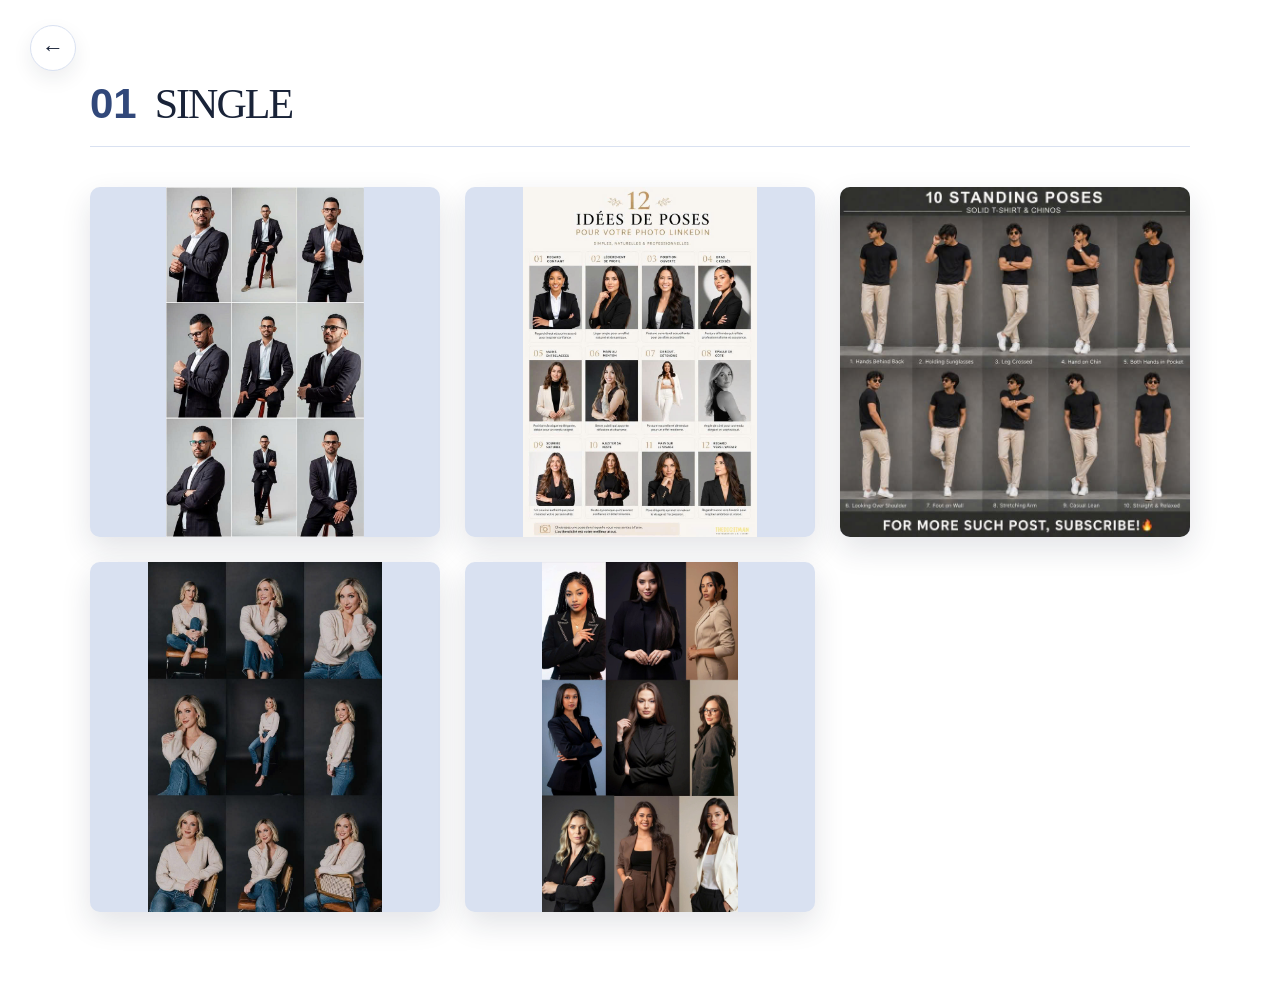
<file: ref1.html>
<!DOCTYPE html>
<html lang="vi">

<head>

    <meta charset="UTF-8">

    <meta
        name="viewport"
        content="width=device-width, initial-scale=1.0"
    >

    <title>01 — SINGLE</title>

    <link
        rel="stylesheet"
        href="ref.css"
    >

</head>


<body>


    <!-- ================================
         NÚT QUAY LẠI
    ================================= -->

    <a
        href="index.html"
        class="back-button"
    >
        ←
    </a>



    <!-- ================================
         REF 01
    ================================= -->

    <main class="ref-page">


        <!-- TIÊU ĐỀ -->

        <div class="ref-header">

            <div class="ref-number">
                01
            </div>

            <div class="ref-title">
                SINGLE
            </div>

        </div>



        <!-- ================================
             DANH SÁCH ẢNH
        ================================= -->

        <div class="photo-grid">


            <!-- 01 -->

            <div class="photo-box">

                <img
                    src="REF1/01.jpg"
                    alt=""
                >

            </div>



            <!-- 02 -->

            <div class="photo-box">

                <img
                    src="REF1/02.jpg"
                    alt=""
                >

            </div>



            <!-- 03 -->

            <div class="photo-box">

                <img
                    src="REF1/03.jpg"
                    alt=""
                >

            </div>



            <!-- 04 -->

            <div class="photo-box">

                <img
                    src="REF1/04.jpg"
                    alt=""
                >

            </div>



            <!-- 05 -->

            <div class="photo-box">

                <img
                    src="REF1/05.jpg"
                    alt=""
                >

            </div>


        </div>


    </main>



    <script src="ref.js"></script>

</body>

</html>
</file>
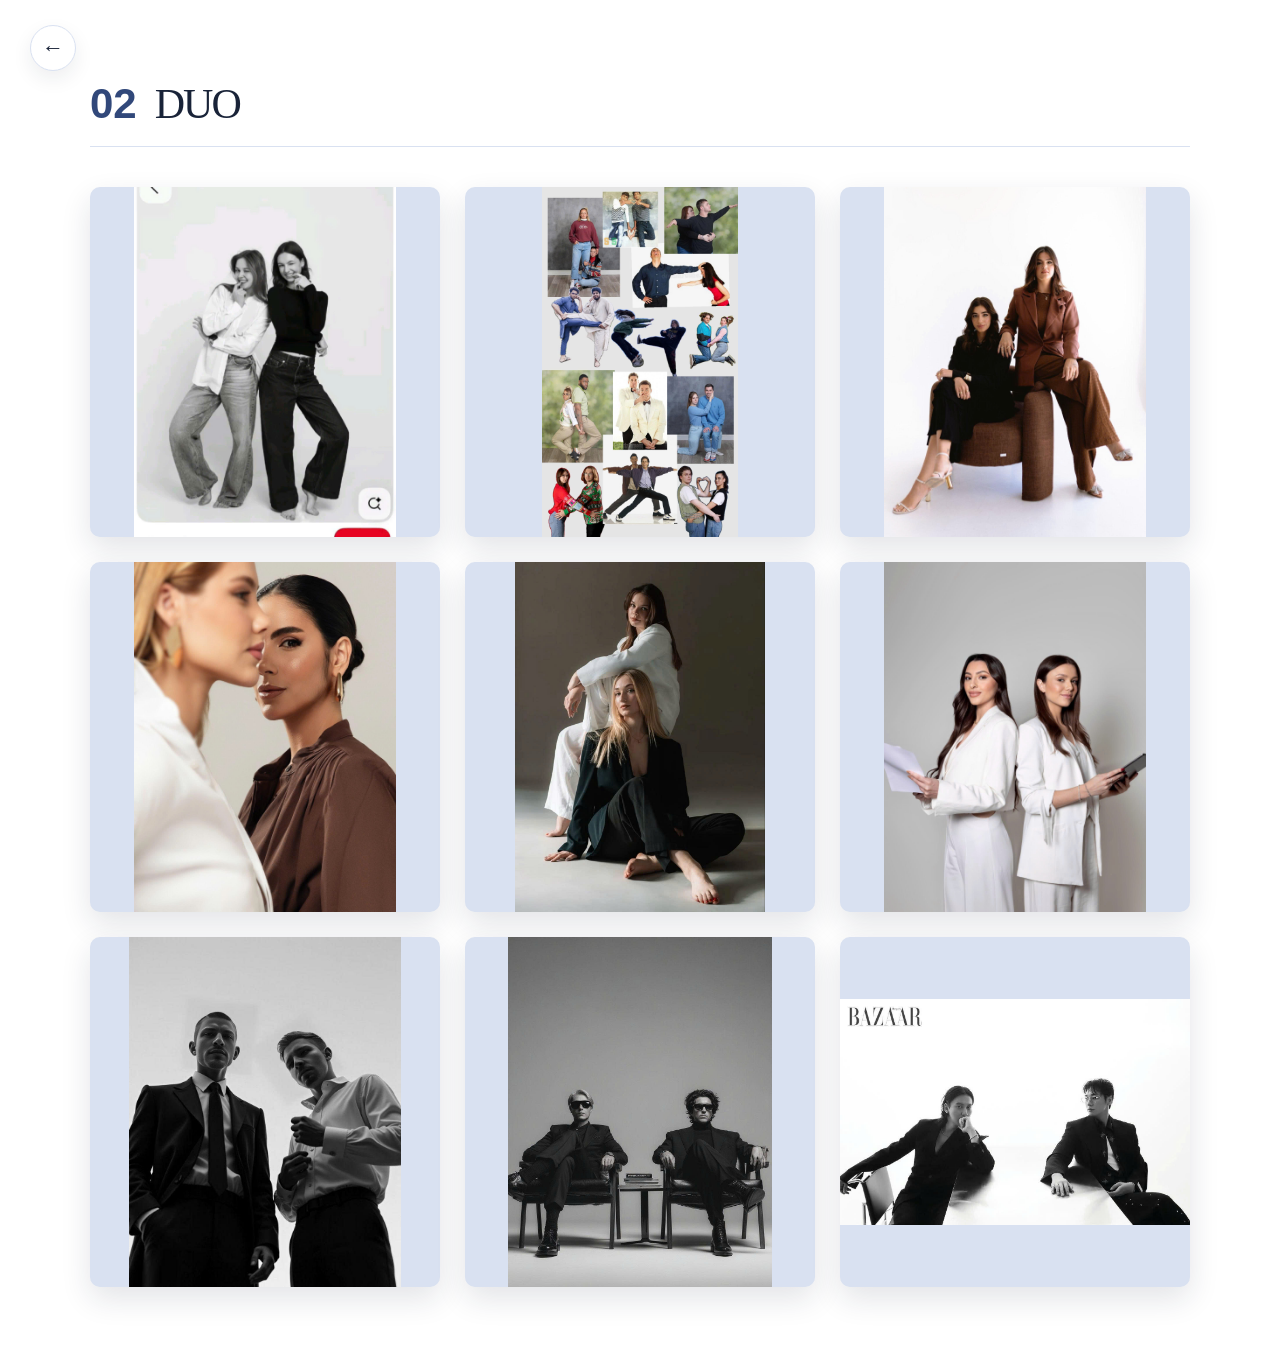
<file: ref2.html>
<!DOCTYPE html>
<html lang="vi">

<head>

    <meta charset="UTF-8">

    <meta
        name="viewport"
        content="width=device-width, initial-scale=1.0"
    >

    <title>02 — DUO</title>

    <link
        rel="stylesheet"
        href="ref.css"
    >

</head>


<body>


    <!-- ================================
         NÚT QUAY LẠI
    ================================= -->

    <a
        href="index.html"
        class="back-button"
    >
        ←
    </a>



    <!-- ================================
         REF 02 — DUO
    ================================= -->

    <main class="ref-page">


        <!-- TIÊU ĐỀ -->

        <div class="ref-header">

            <div class="ref-number">
                02
            </div>

            <div class="ref-title">
                DUO
            </div>

        </div>



        <!-- ================================
             ẢNH MẪU
        ================================= -->

        <div class="photo-grid">


            <!-- 01 -->

            <div class="photo-box">

                <img
                    src="REF2/01.jpg"
                    alt=""
                >

            </div>



            <!-- 02 -->

            <div class="photo-box">

                <img
                    src="REF2/02.jpg"
                    alt=""
                >

            </div>



            <!-- 03 -->

            <div class="photo-box">

                <img
                    src="REF2/03.jpg"
                    alt=""
                >

            </div>



            <!-- 04 -->

            <div class="photo-box">

                <img
                    src="REF2/04.jpg"
                    alt=""
                >

            </div>



            <!-- 05 -->

            <div class="photo-box">

                <img
                    src="REF2/05.jpg"
                    alt=""
                >

            </div>



            <!-- 06 -->

            <div class="photo-box">

                <img
                    src="REF2/06.jpg"
                    alt=""
                >

            </div>



            <!-- 07 -->

            <div class="photo-box">

                <img
                    src="REF2/07.jpg"
                    alt=""
                >

            </div>



            <!-- 08 -->

            <div class="photo-box">

                <img
                    src="REF2/08.jpg"
                    alt=""
                >

            </div>



            <!-- 09 -->

            <div class="photo-box">

                <img
                    src="REF2/09.jpg"
                    alt=""
                >

            </div>


        </div>


    </main>



    <script src="ref.js"></script>

</body>

</html>
</file>
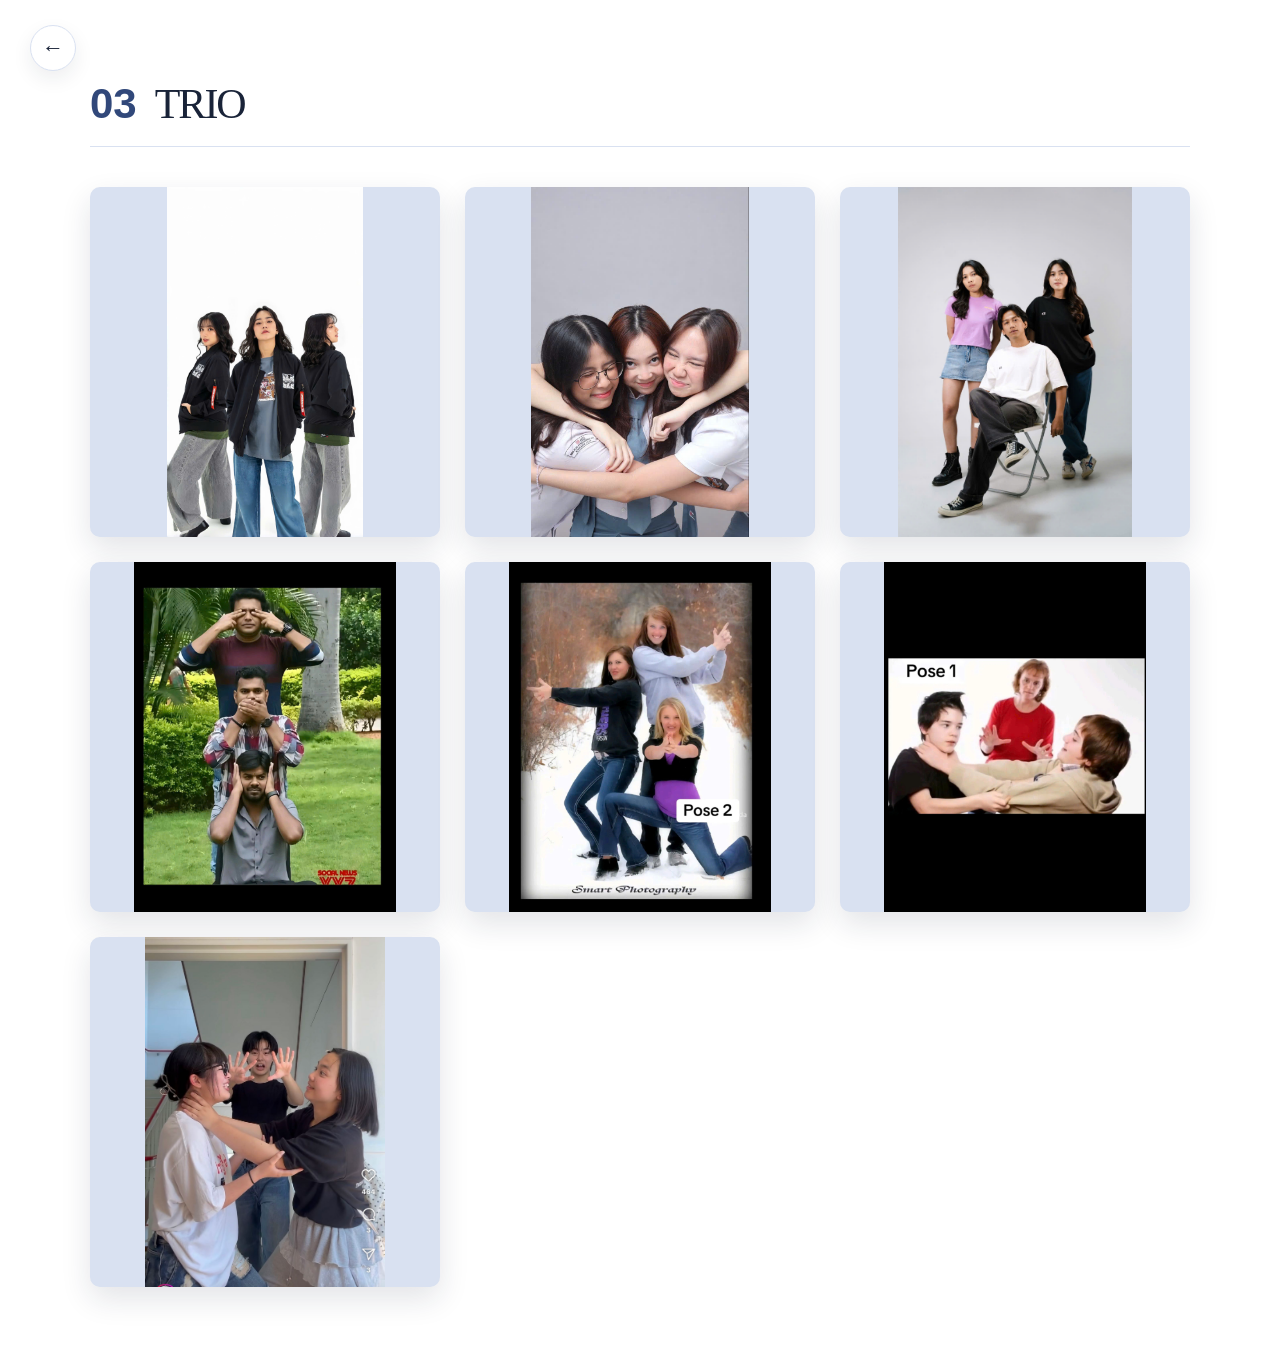
<file: ref3.html>
<!DOCTYPE html>
<html lang="vi">

<head>

    <meta charset="UTF-8">

    <meta
        name="viewport"
        content="width=device-width, initial-scale=1.0"
    >

    <title>03 — TRIO</title>

    <link
        rel="stylesheet"
        href="ref.css"
    >

</head>


<body>


    <!-- ================================
         NÚT QUAY LẠI
    ================================= -->

    <a
        href="index.html"
        class="back-button"
    >
        ←
    </a>



    <!-- ================================
         REF 03 — TRIO
    ================================= -->

    <main class="ref-page">


        <!-- TIÊU ĐỀ -->

        <div class="ref-header">

            <div class="ref-number">
                03
            </div>

            <div class="ref-title">
                TRIO
            </div>

        </div>



        <!-- ================================
             ẢNH MẪU
        ================================= -->

        <div class="photo-grid">


            <!-- 01 -->

            <div class="photo-box">

                <img
                    src="REF3/01.jpg"
                    alt=""
                >

            </div>



            <!-- 02 -->

            <div class="photo-box">

                <img
                    src="REF3/02.jpg"
                    alt=""
                >

            </div>



            <!-- 03 -->

            <div class="photo-box">

                <img
                    src="REF3/03.jpg"
                    alt=""
                >

            </div>



            <!-- 04 -->

            <div class="photo-box">

                <img
                    src="REF3/04.jpg"
                    alt=""
                >

            </div>



            <!-- 05 -->

            <div class="photo-box">

                <img
                    src="REF3/05.jpg"
                    alt=""
                >

            </div>



            <!-- 06 -->

            <div class="photo-box">

                <img
                    src="REF3/06.jpg"
                    alt=""
                >

            </div>



            <!-- 07 -->

            <div class="photo-box">

                <img
                    src="REF3/07.jpg"
                    alt=""
                >

            </div>


        </div>


    </main>



    <script src="ref.js"></script>

</body>

</html>
</file>
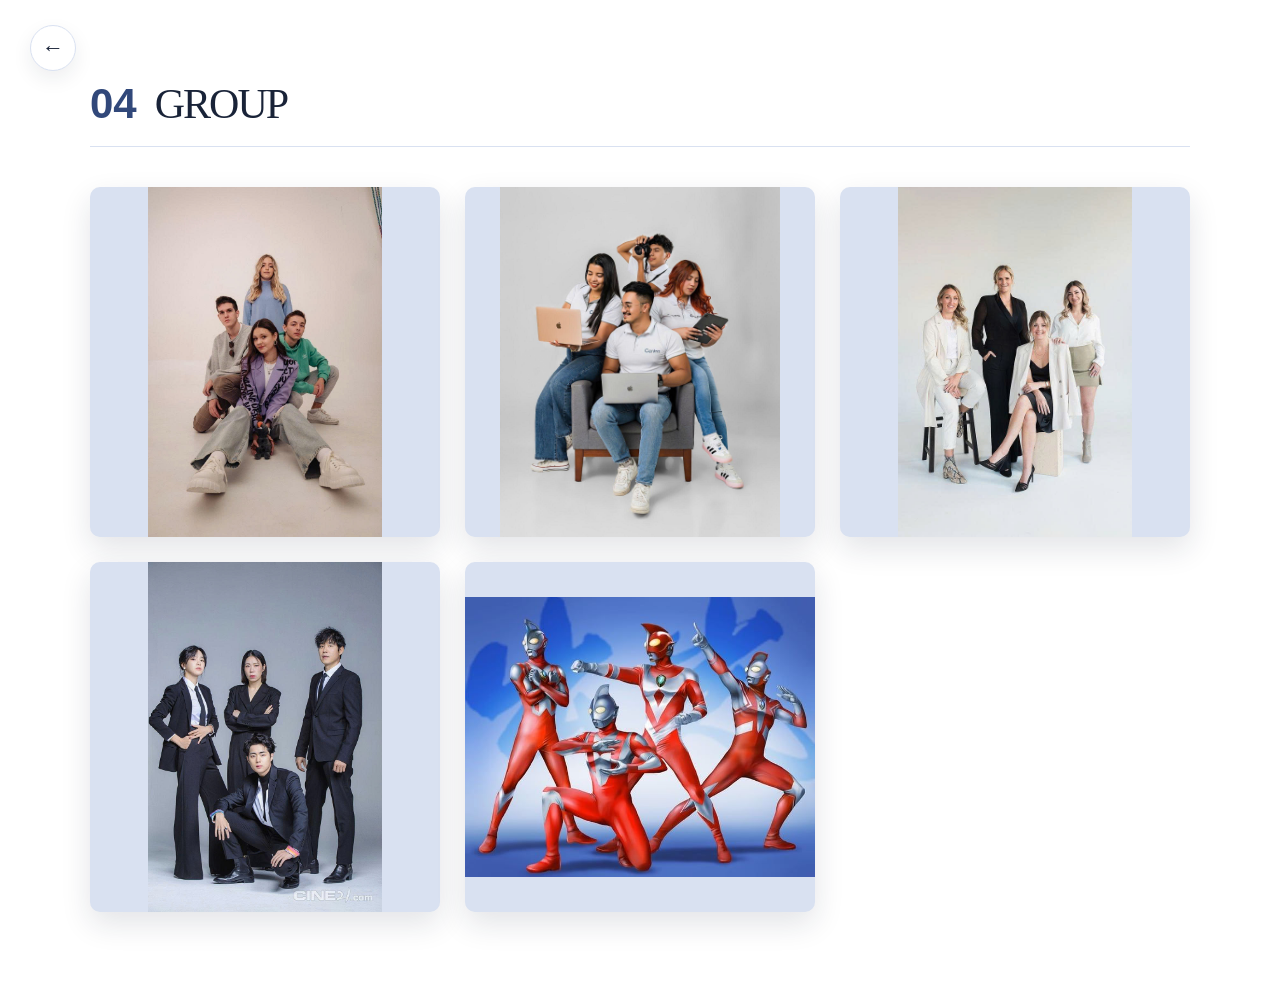
<file: ref4.html>
<!DOCTYPE html>
<html lang="vi">

<head>

    <meta charset="UTF-8">

    <meta
        name="viewport"
        content="width=device-width, initial-scale=1.0"
    >

    <title>04 — GROUP</title>

    <link
        rel="stylesheet"
        href="ref.css"
    >

</head>


<body>


    <!-- ================================
         NÚT QUAY LẠI
    ================================= -->

    <a
        href="index.html"
        class="back-button"
    >
        ←
    </a>



    <!-- ================================
         REF 04 — GROUP
    ================================= -->

    <main class="ref-page">


        <!-- TIÊU ĐỀ -->

        <div class="ref-header">

            <div class="ref-number">
                04
            </div>

            <div class="ref-title">
                GROUP
            </div>

        </div>



        <!-- ================================
             ẢNH MẪU
        ================================= -->

        <div class="photo-grid">


            <!-- 01 -->

            <div class="photo-box">

                <img
                    src="REF4/01.jpg"
                    alt=""
                >

            </div>



            <!-- 02 -->

            <div class="photo-box">

                <img
                    src="REF4/02.jpg"
                    alt=""
                >

            </div>



            <!-- 03 -->

            <div class="photo-box">

                <img
                    src="REF4/03.jpg"
                    alt=""
                >

            </div>



            <!-- 04 -->

            <div class="photo-box">

                <img
                    src="REF4/04.jpg"
                    alt=""
                >

            </div>



            <!-- 05 -->

            <div class="photo-box">

                <img
                    src="REF4/05.jpg"
                    alt=""
                >

            </div>


        </div>


    </main>



    <script src="ref.js"></script>

</body>

</html>
</file>
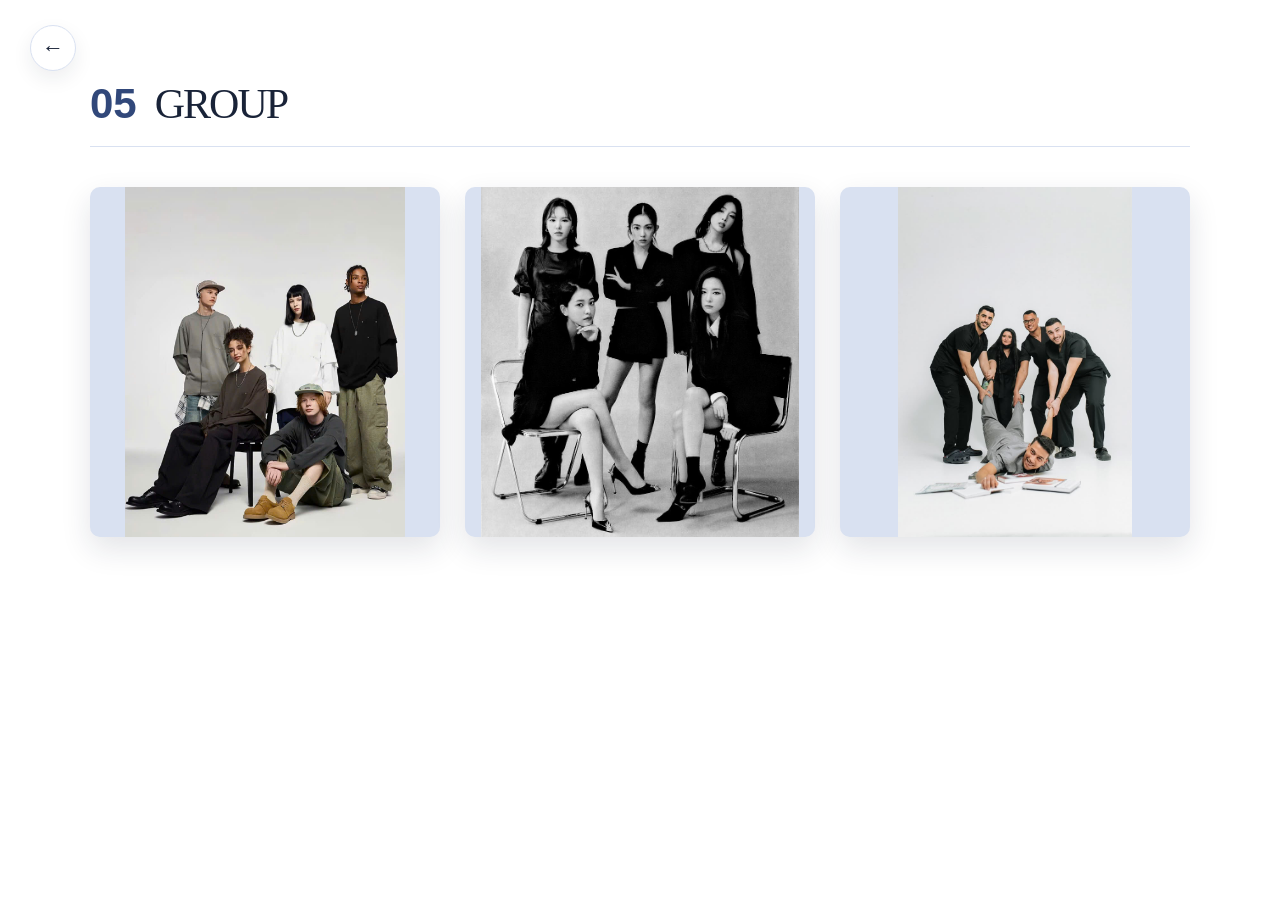
<file: ref5.html>
<!DOCTYPE html>
<html lang="vi">

<head>

    <meta charset="UTF-8">

    <meta
        name="viewport"
        content="width=device-width, initial-scale=1.0"
    >

    <title>05 — GROUP</title>

    <link
        rel="stylesheet"
        href="ref.css"
    >

</head>


<body>


    <!-- NÚT QUAY LẠI -->

    <a
        href="index.html"
        class="back-button"
    >
        ←
    </a>



    <!-- REF 05 — GROUP -->

    <main class="ref-page">


        <!-- TIÊU ĐỀ -->

        <div class="ref-header">

            <div class="ref-number">
                05
            </div>

            <div class="ref-title">
                GROUP
            </div>

        </div>



        <!-- ẢNH MẪU -->

        <div class="photo-grid">


            <!-- 01 -->

            <div class="photo-box">

                <img
                    src="REF5/01.jpg"
                    alt=""
                >

            </div>



            <!-- 02 -->

            <div class="photo-box">

                <img
                    src="REF5/02.jpg"
                    alt=""
                >

            </div>



            <!-- 03 -->

            <div class="photo-box">

                <img
                    src="REF5/03.jpg"
                    alt=""
                >

            </div>


        </div>


    </main>



    <script src="ref.js"></script>

</body>

</html>
</file>
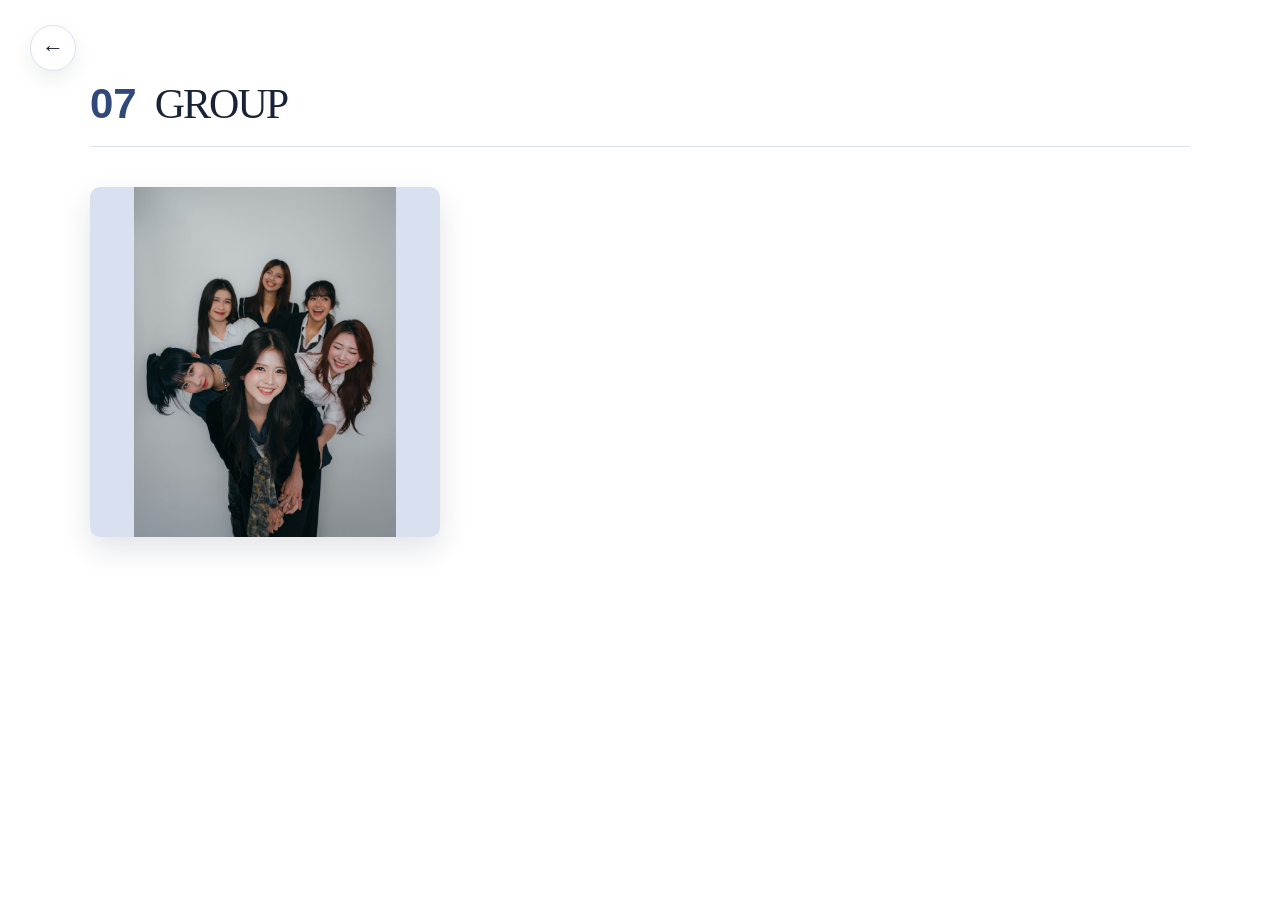
<file: ref7.html>
<!DOCTYPE html>
<html lang="vi">

<head>

    <meta charset="UTF-8">

    <meta
        name="viewport"
        content="width=device-width, initial-scale=1.0"
    >

    <title>07 — GROUP</title>

    <link
        rel="stylesheet"
        href="ref.css"
    >

</head>


<body>


    <!-- NÚT QUAY LẠI -->

    <a
        href="index.html"
        class="back-button"
    >
        ←
    </a>



    <!-- REF 07 — GROUP -->

    <main class="ref-page">


        <!-- TIÊU ĐỀ -->

        <div class="ref-header">

            <div class="ref-number">
                07
            </div>

            <div class="ref-title">
                GROUP
            </div>

        </div>



        <!-- ẢNH MẪU -->

        <div class="photo-grid">


            <!-- 01 -->

            <div class="photo-box">

                <img
                    src="REF7/01.jpg"
                    alt=""
                >

            </div>


        </div>


    </main>



    <script src="ref.js"></script>

</body>

</html>
</file>
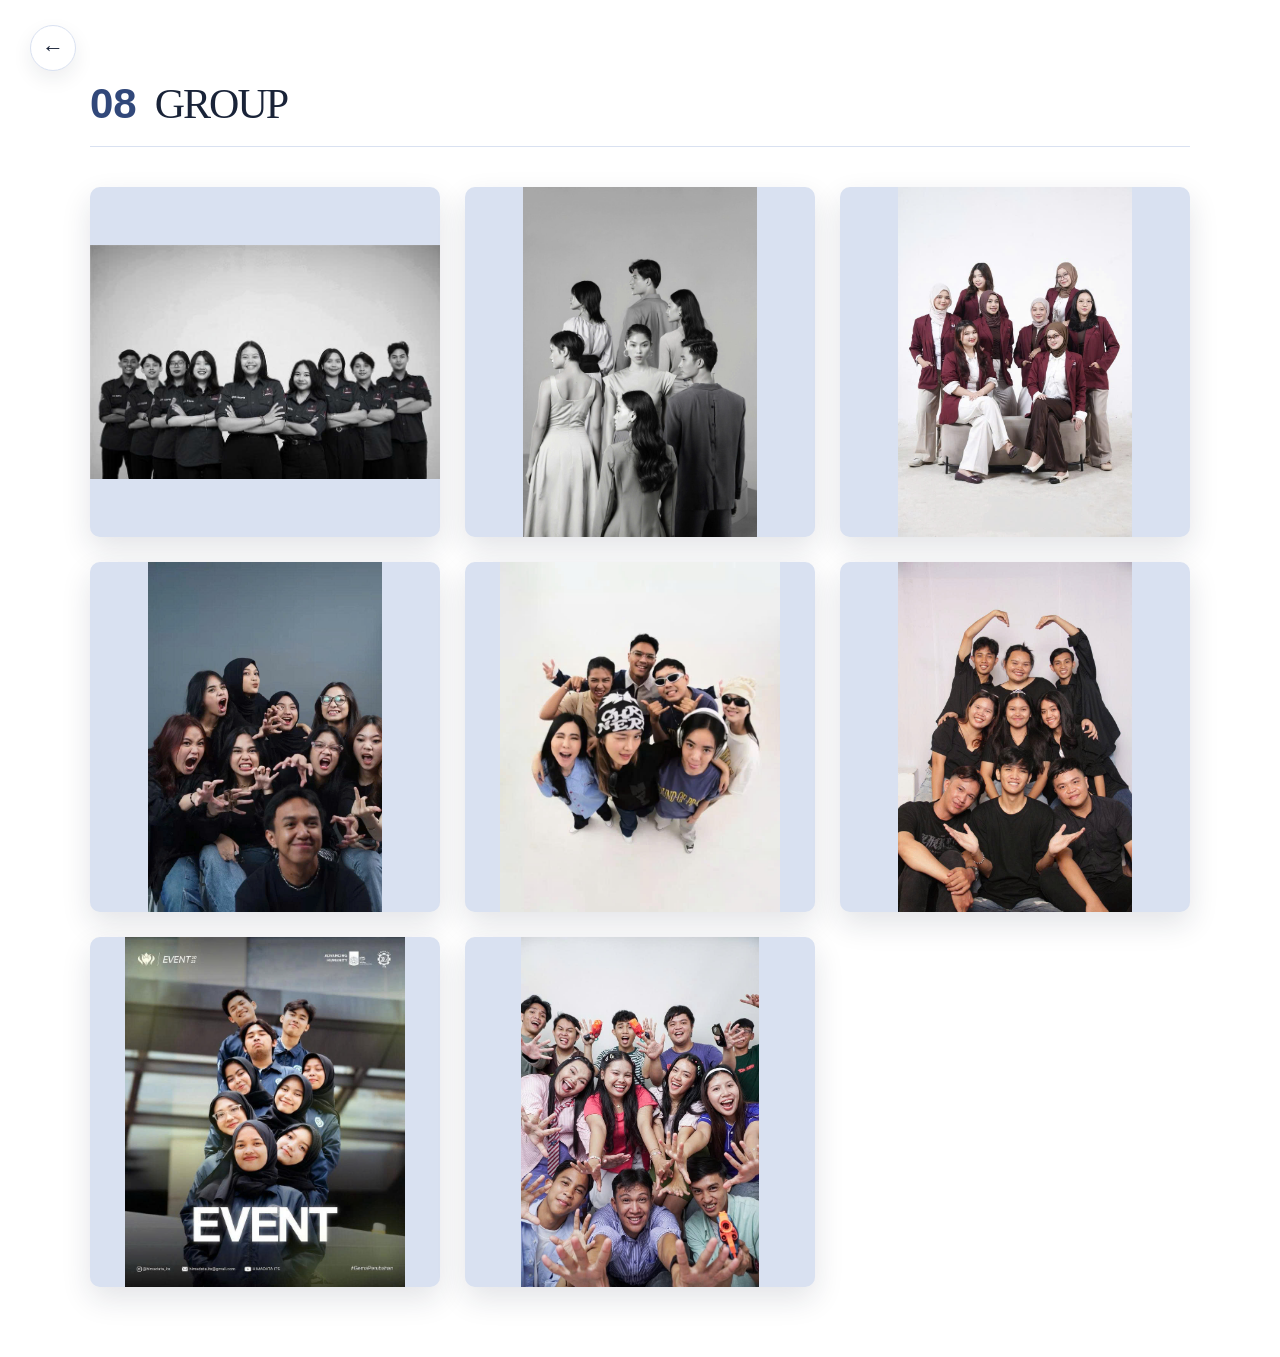
<file: ref8.html>
<!DOCTYPE html>
<html lang="vi">

<head>

    <meta charset="UTF-8">

    <meta
        name="viewport"
        content="width=device-width, initial-scale=1.0"
    >

    <title>08 — GROUP</title>

    <link
        rel="stylesheet"
        href="ref.css"
    >

</head>


<body>


    <!-- NÚT QUAY LẠI -->

    <a
        href="index.html"
        class="back-button"
    >
        ←
    </a>



    <!-- REF 08 — GROUP -->

    <main class="ref-page">


        <!-- TIÊU ĐỀ -->

        <div class="ref-header">

            <div class="ref-number">
                08
            </div>

            <div class="ref-title">
                GROUP
            </div>

        </div>



        <!-- ẢNH MẪU -->

        <div class="photo-grid">


            <!-- 01 -->

            <div class="photo-box">

                <img
                    src="REF8/01.jpg"
                    alt=""
                >

            </div>


            <!-- 02 -->

            <div class="photo-box">

                <img
                    src="REF8/02.jpg"
                    alt=""
                >

            </div>


            <!-- 03 -->

            <div class="photo-box">

                <img
                    src="REF8/03.jpg"
                    alt=""
                >

            </div>


            <!-- 04 -->

            <div class="photo-box">

                <img
                    src="REF8/04.jpg"
                    alt=""
                >

            </div>


            <!-- 05 -->

            <div class="photo-box">

                <img
                    src="REF8/05.jpg"
                    alt=""
                >

            </div>


            <!-- 06 -->

            <div class="photo-box">

                <img
                    src="REF8/06.jpg"
                    alt=""
                >

            </div>


            <!-- 07 -->

            <div class="photo-box">

                <img
                    src="REF8/07.jpg"
                    alt=""
                >

            </div>


            <!-- 08 -->

            <div class="photo-box">

                <img
                    src="REF8/08.jpg"
                    alt=""
                >

            </div>


        </div>


    </main>



    <script src="ref.js"></script>

</body>

</html>
</file>
<file: ref.css>
/* ================================
   RESET
================================ */

* {
    margin: 0;
    padding: 0;
    box-sizing: border-box;
}


/* ================================
   BODY
================================ */

body {

    width: 100%;

    min-height: 100vh;

    background: #ffffff;

    color: #192338;

    font-family:
        Arial,
        Helvetica,
        sans-serif;
}


/* ================================
   REF PAGE
================================ */

.ref-page {

    width: 100%;

    max-width: 1200px;

    margin: 0 auto;

    padding:
        80px 50px 70px;
}


/* ================================
   HEADER
================================ */

.ref-header {

    display: flex;

    align-items: baseline;

    gap: 18px;

    margin-bottom: 40px;

    padding-bottom: 18px;

    border-bottom:
        1px solid #D9E1F1;
}


.ref-number {

    font-size: 42px;

    font-weight: 600;

    color: #31487A;
}


.ref-title {

    font-family:
        Georgia,
        "Times New Roman",
        serif;

    font-size: 42px;

    color: #192338;

    letter-spacing: -2px;
}


/* ================================
   PHOTO GRID
================================ */

.photo-grid {

    display: grid;

    grid-template-columns:
        repeat(3, 1fr);

    gap: 25px;
}


/* ================================
   PHOTO BOX
================================ */

.photo-box {

    width: 100%;

    aspect-ratio: 1 / 1;

    overflow: hidden;

    background: #D9E1F1;

    border-radius: 10px;

    box-shadow:
        0 12px 30px
        rgba(25, 35, 56, 0.12);

    cursor: pointer;

    transition:
        transform 0.3s ease,
        box-shadow 0.3s ease;
}


.photo-box:hover {

    transform:
        translateY(-5px);

    box-shadow:
        0 20px 40px
        rgba(25, 35, 56, 0.2);
}


/* ================================
   IMAGE
================================ */

.photo-box img {
    width: 100%;
    height: 100%;
    object-fit: contain;
    display: block;
}


/* ================================
   BACK BUTTON
================================ */

.back-button {

    position: fixed;

    top: 25px;

    left: 30px;

    z-index: 100;

    width: 46px;

    height: 46px;

    display: flex;

    align-items: center;

    justify-content: center;

    text-decoration: none;

    border:
        1px solid #D9E1F1;

    border-radius: 50%;

    background: #ffffff;

    color: #192338;

    font-size: 22px;

    box-shadow:
        0 8px 20px
        rgba(25, 35, 56, 0.08);

    transition:
        background 0.25s ease,
        color 0.25s ease;
}


.back-button:hover {

    background: #192338;

    color: #ffffff;
}


/* ================================
   TABLET
================================ */

@media (max-width: 800px) {

    .ref-page {

        padding:
            80px 25px 50px;
    }


    .photo-grid {

        grid-template-columns:
            repeat(2, 1fr);

        gap: 18px;
    }

}


/* ================================
   MOBILE
================================ */

@media (max-width: 500px) {

    .ref-page {

        padding:
            85px 18px 40px;
    }


    .ref-header {

        margin-bottom: 25px;

        gap: 12px;
    }


    .ref-number {

        font-size: 32px;
    }


    .ref-title {

        font-size: 32px;
    }


    .photo-grid {

        grid-template-columns:
            1fr;

        gap: 18px;
    }


    .back-button {

        top: 20px;

        left: 18px;

        width: 42px;

        height: 42px;

        font-size: 20px;
    }

}

@media (max-width: 600px) {
    .photo-grid {
        grid-template-columns: 1fr;
        gap: 16px;
    }

    .photo-box {
        aspect-ratio: 4 / 5;
        height: auto;
    }

    .photo-box img {
        width: 100%;
        height: 100%;
        object-fit: cover;
        object-position: center;
        display: block;
    }
}
</file>
